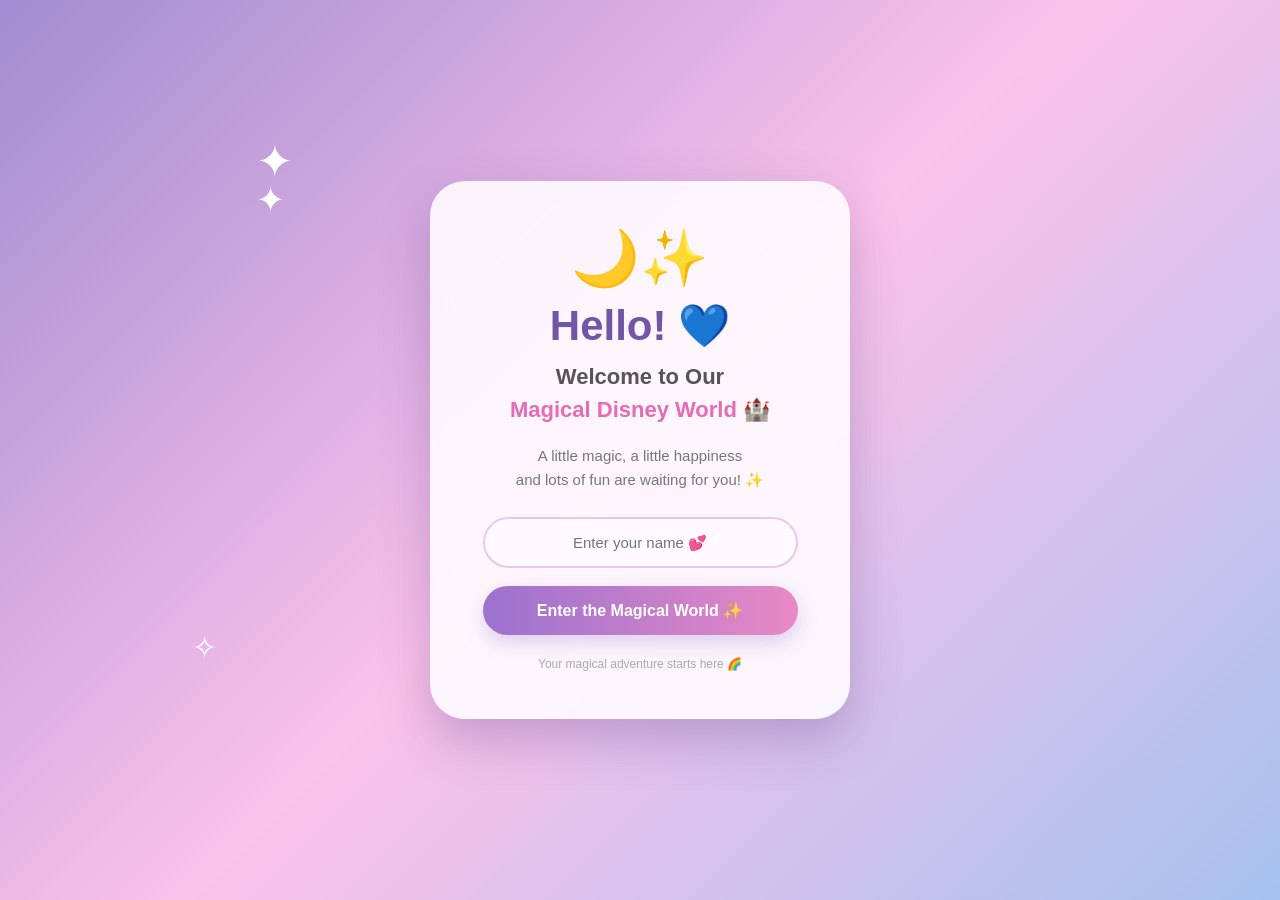
<file: index.html>
<!DOCTYPE html>
<html lang="en">
<head>
    <meta charset="UTF-8">
    <meta name="viewport" content="width=device-width, initial-scale=1.0">

    <title>Magical World</title>

    <link rel="stylesheet" href="style.css">
</head>

<body>

    <div class="magic-container">

        <div class="stars">✦</div>
        <div class="stars star2">✧</div>
        <div class="stars star3">✦</div>

        <div class="welcome-card">

            <div class="emoji">🌙✨</div>

            <h1>Hello! 💙</h1>

            <h2>Welcome to Our<br>
                <span>Magical Disney World</span> 🏰
            </h2>

            <p>
                A little magic, a little happiness<br>
                and lots of fun are waiting for you! ✨
            </p>

            <input type="text" id="username" placeholder="Enter your name 💕">

            <button onclick="enterWorld()">
                Enter the Magical World ✨
            </button>

            <p class="small-text">
                Your magical adventure starts here 🌈
            </p>

        </div>

    </div>

    <script>
        function enterWorld() {

            let name = document.getElementById("username").value;

            if (name.trim() === "") {
                alert("Please enter your name 💕");
                return;
            }

            // Save the name
            localStorage.setItem("username", name);

            // Open another HTML page
            window.location.href = "Welcomepage.html";
        }
    </script>

</body>
</html>
</file>
<file: style.css>
* {
    margin: 0;
    padding: 0;
    box-sizing: border-box;
}

body {
    font-family: "Comic Sans MS", "Trebuchet MS", sans-serif;
    min-height: 100vh;

    display: flex;
    justify-content: center;
    align-items: center;

    background: linear-gradient(
        135deg,
        #a18cd1,
        #fbc2eb,
        #a6c1ee
    );

    overflow: hidden;
}

/* Main container */

.magic-container {
    width: 100%;
    height: 100vh;

    display: flex;
    justify-content: center;
    align-items: center;

    position: relative;
}

/* Cute floating stars */

.stars {
    position: absolute;

    top: 15%;
    left: 20%;

    font-size: 45px;
    color: white;

    animation: sparkle 2s infinite;
}

.star2 {
    top: 70%;
    left: 15%;
    font-size: 30px;
    animation-delay: 0.5s;
}

.star3 {
    top: 20%;
    right: 20%;
    font-size: 35px;
    animation-delay: 1s;
}

/* Card */

.welcome-card {
    width: 420px;

    padding: 45px 35px;

    text-align: center;

    background: rgba(255, 255, 255, 0.85);

    border-radius: 35px;

    box-shadow:
        0 20px 50px rgba(90, 60, 130, 0.3);

    backdrop-filter: blur(10px);

    animation: appear 1s ease;
}

/* Moon */

.emoji {
    font-size: 55px;

    margin-bottom: 10px;

    animation: float 3s ease-in-out infinite;
}

h1 {
    color: #7155a6;

    font-size: 42px;

    margin-bottom: 10px;
}

h2 {
    color: #555;

    font-size: 22px;

    line-height: 1.5;

    margin-bottom: 18px;
}

h2 span {
    color: #e66bb5;
}

.welcome-card p {
    color: #777;

    font-size: 15px;

    line-height: 1.6;

    margin-bottom: 25px;
}

/* Name input */

input {
    width: 90%;

    padding: 15px 20px;

    border: 2px solid #e9c7ee;

    border-radius: 30px;

    outline: none;

    font-size: 15px;

    text-align: center;

    font-family: inherit;

    margin-bottom: 18px;

    background: #fffaff;

    transition: 0.3s;
}

input:focus {
    border-color: #b388d9;

    box-shadow: 0 0 15px rgba(179, 136, 217, 0.3);
}

/* Button */

button {
    width: 90%;

    padding: 15px;

    border: none;

    border-radius: 30px;

    background: linear-gradient(
        90deg,
        #9b72cf,
        #e889c5
    );

    color: white;

    font-size: 16px;

    font-weight: bold;

    font-family: inherit;

    cursor: pointer;

    transition: 0.3s;

    box-shadow: 0 8px 20px rgba(155, 114, 207, 0.3);
}

button:hover {
    transform: translateY(-3px) scale(1.03);

    box-shadow:
        0 12px 25px rgba(155, 114, 207, 0.4);
}

.small-text {
    margin-top: 20px !important;

    margin-bottom: 0 !important;

    font-size: 12px !important;

    color: #aaa !important;
}

/* Animations */

@keyframes sparkle {

    0%, 100% {
        transform: scale(1) rotate(0deg);
        opacity: 0.5;
    }

    50% {
        transform: scale(1.4) rotate(20deg);
        opacity: 1;
    }
}

@keyframes float {

    0%, 100% {
        transform: translateY(0);
    }

    50% {
        transform: translateY(-10px);
    }
}

@keyframes appear {

    from {
        opacity: 0;
        transform: scale(0.8) translateY(30px);
    }

    to {
        opacity: 1;
        transform: scale(1) translateY(0);
    }
}

/* Mobile */

@media (max-width: 500px) {

    .welcome-card {
        width: 90%;
        padding: 35px 20px;
    }

    h1 {
        font-size: 35px;
    }

    h2 {
        font-size: 19px;
    }
}
</file>
